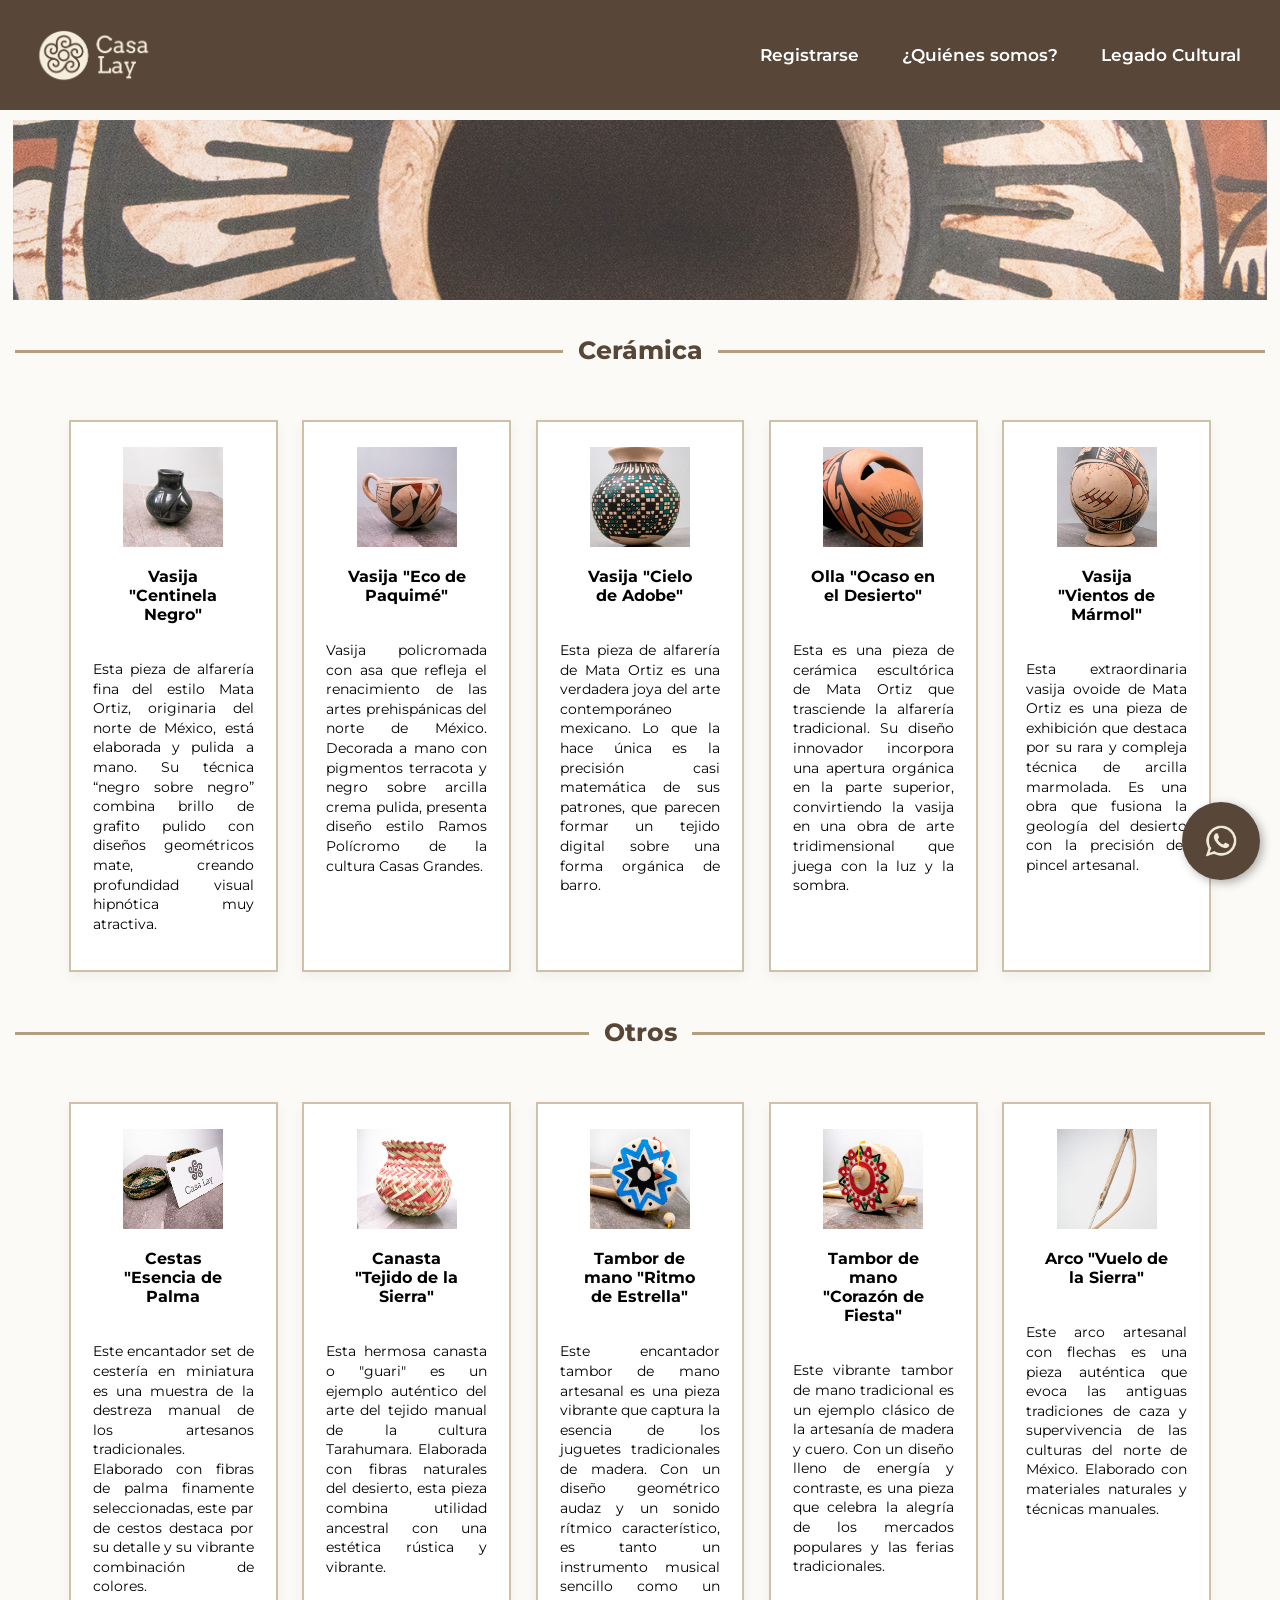
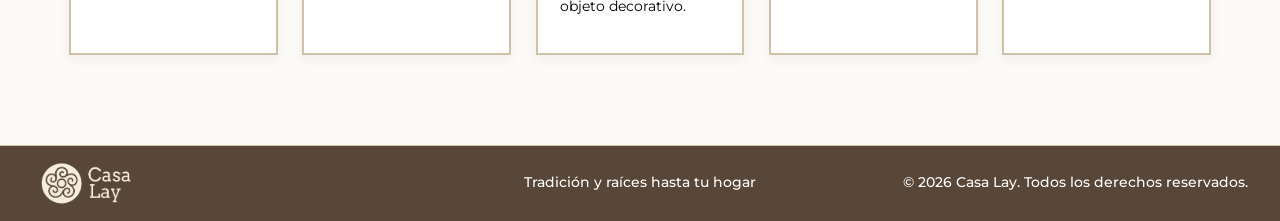
<file: index.html>
<!DOCTYPE html>
<html lang="es">

<head>
    <meta charset="UTF-8">
    <meta name="viewport" content="width=device-width, initial-scale=1.0">
    <title>Casa Lay</title>
    <link rel="icon" href="favicon.ico" type="image/x-icon">
    <link rel="iconcel" href="img/isotipocel.png" type="image/png" sizes="192x192">
    <link rel="iconapple" href="img/isotipo180.png" sizes="180x180">
    <link rel="stylesheet" href="estilos.css" type="text/css">
</head>

<body>
    <a href="https://wa.me/527227911003" target="_blank" class="whatsapp-float">
        <img src="img/whatsApp.png" alt="WhatsApp">
    </a>
    <nav class="navbar">
        <div class="logo">
            <a href="index.html" alt="inicio">
                <img src="img/logo.png">
            </a>
        </div>
        <div class="paginas">
            <a href="registro.html">Registrarse</a>
            <a href="conocenos.html">¿Quiénes somos?</a>
            <a href="legado.html">Legado Cultural</a>
        </div>
    </nav>
    <div class="banner"></div>
    <div class="cat1"><span>Cerámica</span></div>
    <div class="categorias">
        <div class="productos">
            <img class="imgpro" src="img/01.jpg">
            <h5>Vasija "Centinela Negro"</h5>
            <p>Esta pieza de alfarería fina del estilo Mata Ortiz, originaria del norte de México,
                está elaborada y pulida a mano. Su técnica “negro sobre negro” combina brillo de grafito
                pulido con diseños geométricos mate, creando profundidad visual hipnótica muy atractiva.
            </p>
        </div>
        <div class="productos">
            <img class="imgpro" src="img/02.jpg">
            <h5>Vasija "Eco de Paquimé"</h5>
            <p>Vasija policromada con asa que refleja el renacimiento de las artes prehispánicas del norte de México.
                Decorada a mano con pigmentos terracota y negro sobre arcilla crema pulida, presenta diseño estilo
                Ramos Polícromo de la cultura Casas Grandes.
            </p>
        </div>
        <div class="productos">
            <img class="imgpro" src="img/03.jpg">
            <h5>Vasija "Cielo de Adobe"</h5>
            <p>Esta pieza de alfarería de Mata Ortiz es una verdadera joya del arte contemporáneo mexicano.
                Lo que la hace única es la precisión casi matemática de sus patrones, que parecen formar un
                tejido digital sobre una forma orgánica de barro.
            </p>
        </div>
        <div class="productos">
            <img class="imgpro" src="img/04.jpg">
            <h5>Olla "Ocaso en el Desierto"</h5>
            <p>Esta es una pieza de cerámica escultórica de Mata Ortiz que trasciende la alfarería tradicional.
                Su diseño innovador incorpora una apertura orgánica en la parte superior, convirtiendo la vasija
                en una obra de arte tridimensional que juega con la luz y la sombra.
            </p>
        </div>
        <div class="productos">
            <img class="imgpro" src="img/05.jpg">
            <h5>Vasija "Vientos de Mármol"</h5>
            <p>Esta extraordinaria vasija ovoide de Mata Ortiz es una pieza de exhibición que destaca por su rara
                y compleja técnica de arcilla marmolada. Es una obra que fusiona la geología del desierto con la
                precisión del pincel artesanal.
            </p>
        </div>
    </div>
    <div class="cat2"><span>Otros</span></div>
    <div class="categorias">
        <div class="productos">
            <img class="imgpro" src="img/07.jpg">
            <h5>Cestas "Esencia de Palma</h5>
            <p>Este encantador set de cestería en miniatura es una muestra de la destreza manual de los artesanos
                tradicionales.
                Elaborado con fibras de palma finamente seleccionadas, este par de cestos destaca por su detalle y su
                vibrante combinación de colores.
            </p>
        </div>
        <div class="productos">
            <img class="imgpro" src="img/06.jpg">
            <h5>Canasta "Tejido de la Sierra"</h5>
            <p>Esta hermosa canasta o "guari" es un ejemplo auténtico del arte del tejido manual de la cultura
                Tarahumara.
                Elaborada con fibras naturales del desierto, esta pieza combina utilidad ancestral con una estética
                rústica y vibrante.
            </p>
        </div>
        <div class="productos">
            <img class="imgpro" src="img/08.jpg">
            <h5>Tambor de mano "Ritmo de Estrella"</h5>
            <p>Este encantador tambor de mano artesanal es una pieza vibrante que captura la esencia de los juguetes
                tradicionales de madera.
                Con un diseño geométrico audaz y un sonido rítmico característico, es tanto un instrumento musical
                sencillo como un objeto
                decorativo.
            </p>
        </div>
        <div class="productos">
            <img class="imgpro" src="img/09.jpg">
            <h5>Tambor de mano "Corazón de Fiesta"</h5>
            <p>Este vibrante tambor de mano tradicional es un ejemplo clásico de la artesanía de madera y cuero. Con un
                diseño lleno de energía
                y contraste, es una pieza que celebra la alegría de los mercados populares y las ferias tradicionales.

            </p>
        </div>
        <div class="productos">
            <img class="imgpro" src="img/10.jpg">
            <h5>Arco "Vuelo de la Sierra"</h5>
            <p>Este arco artesanal con flechas es una pieza auténtica que evoca las antiguas tradiciones de caza y
                supervivencia de las culturas del
                norte de México. Elaborado con materiales naturales y técnicas manuales.
            </p>
        </div>
    </div>
</body>
<footer class="footer">
    <div class="footerlogo">
        <img src="img/logo.png" alt="Casa Lay">
    </div>
    <div class="footertexto">
        <p class="slogan">Tradición y raíces hasta tu hogar</p>
        <p class="derechos">© 2026 Casa Lay. Todos los derechos reservados.</p>
    </div>
</footer>

</html>
</file>
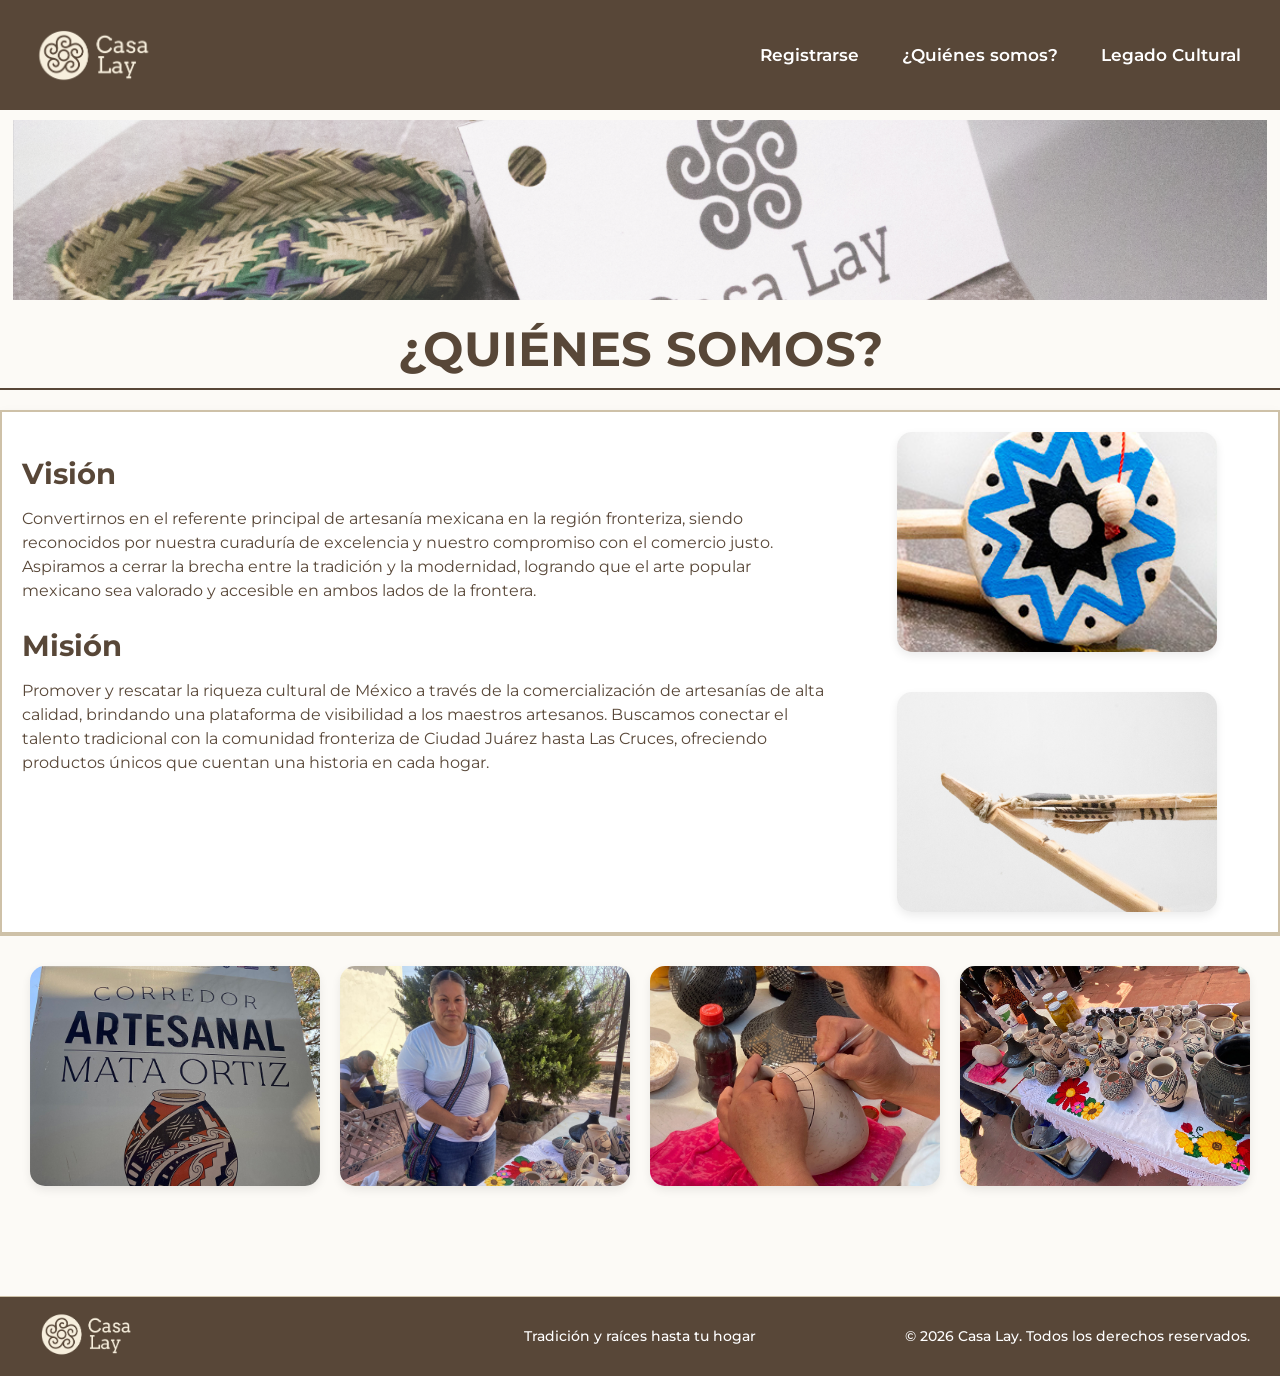
<file: conocenos.html>
<!DOCTYPE html>
<html lang="es">

<head>
    <meta charset="UTF-8">
    <meta name="viewport" content="width=device-width, initial-scale=1.0">
    <title>¿Quiénes somos?</title>
    <link rel="stylesheet" href="estilosconocenos.css" type="text/css">
    <link rel="icon" href="favicon.ico" type="image/x-icon">
</head>

<body>

    <nav class="navbar">
        <div class="logo">
            <a href="index.html">
                <img class="LOGO" src="img/logo.png">
            </a>
        </div>
        <div class="paginas">
            <a href="registro.html">Registrarse</a>
            <a href="conocenos.html">¿Quiénes somos?</a>
            <a href="legado.html">Legado Cultural</a>
        </div>
    </nav>
    <div class="banner"></div>

    <h1 class="main-title">¿QUIÉNES SOMOS?</h1>

    <section class="content-body">
        <div class="text-column">
            <article>
                <h2>Visión</h2>
                <p>Convertirnos en el referente principal de artesanía mexicana en la región fronteriza,
                    siendo reconocidos por nuestra curaduría de excelencia y nuestro compromiso con el
                    comercio justo. Aspiramos a cerrar la brecha entre la tradición y la modernidad,
                    logrando que el arte popular mexicano sea valorado y accesible en ambos lados de la
                    frontera.</p>
            </article>
            <article>
                <h2>Misión</h2>
                <p>Promover y rescatar la riqueza cultural de México a través de la comercialización de
                    artesanías de alta calidad, brindando una plataforma de visibilidad a los maestros
                    artesanos. Buscamos conectar el talento tradicional con la comunidad fronteriza de
                    Ciudad Juárez hasta Las Cruces, ofreciendo productos únicos que cuentan una historia
                    en cada hogar.</p>
            </article>
        </div>

        <div class="image-column">
            <div class="side-img">
                <img src="img/08.jpg" alt="Imagen relacionada con la visión">
            </div>

            <div class="side-img">
                <img src="img/Foto2.jpg" alt="Imagen relacionada con la misión">
            </div>

    </section>

    <footer class="bottom-gallery">
        <div class="gallery-item">
            <img src="img/Nosotros3.jpg" alt="">
        </div>
        <div class="gallery-item">
            <img src="img/Nosotros1.JPEG" alt="">
        </div>
        <div class="gallery-item">
            <img src="img/Nosotros2.jpg" alt="">
        </div>
        <div class="gallery-item">
            <img src="img/footerlegado.jpg" alt="">
        </div>

    </footer>
    </div>
</body>
<footer class="footer">
    <div class="footerlogo">
        <img src="img/logo.png" alt="Casa Lay">
    </div>
    <div class="footertexto">
        <p class="slogan">Tradición y raíces hasta tu hogar</p>
        <p class="derechos">© 2026 Casa Lay. Todos los derechos reservados.</p>
    </div>
</footer>

</html>
</file>
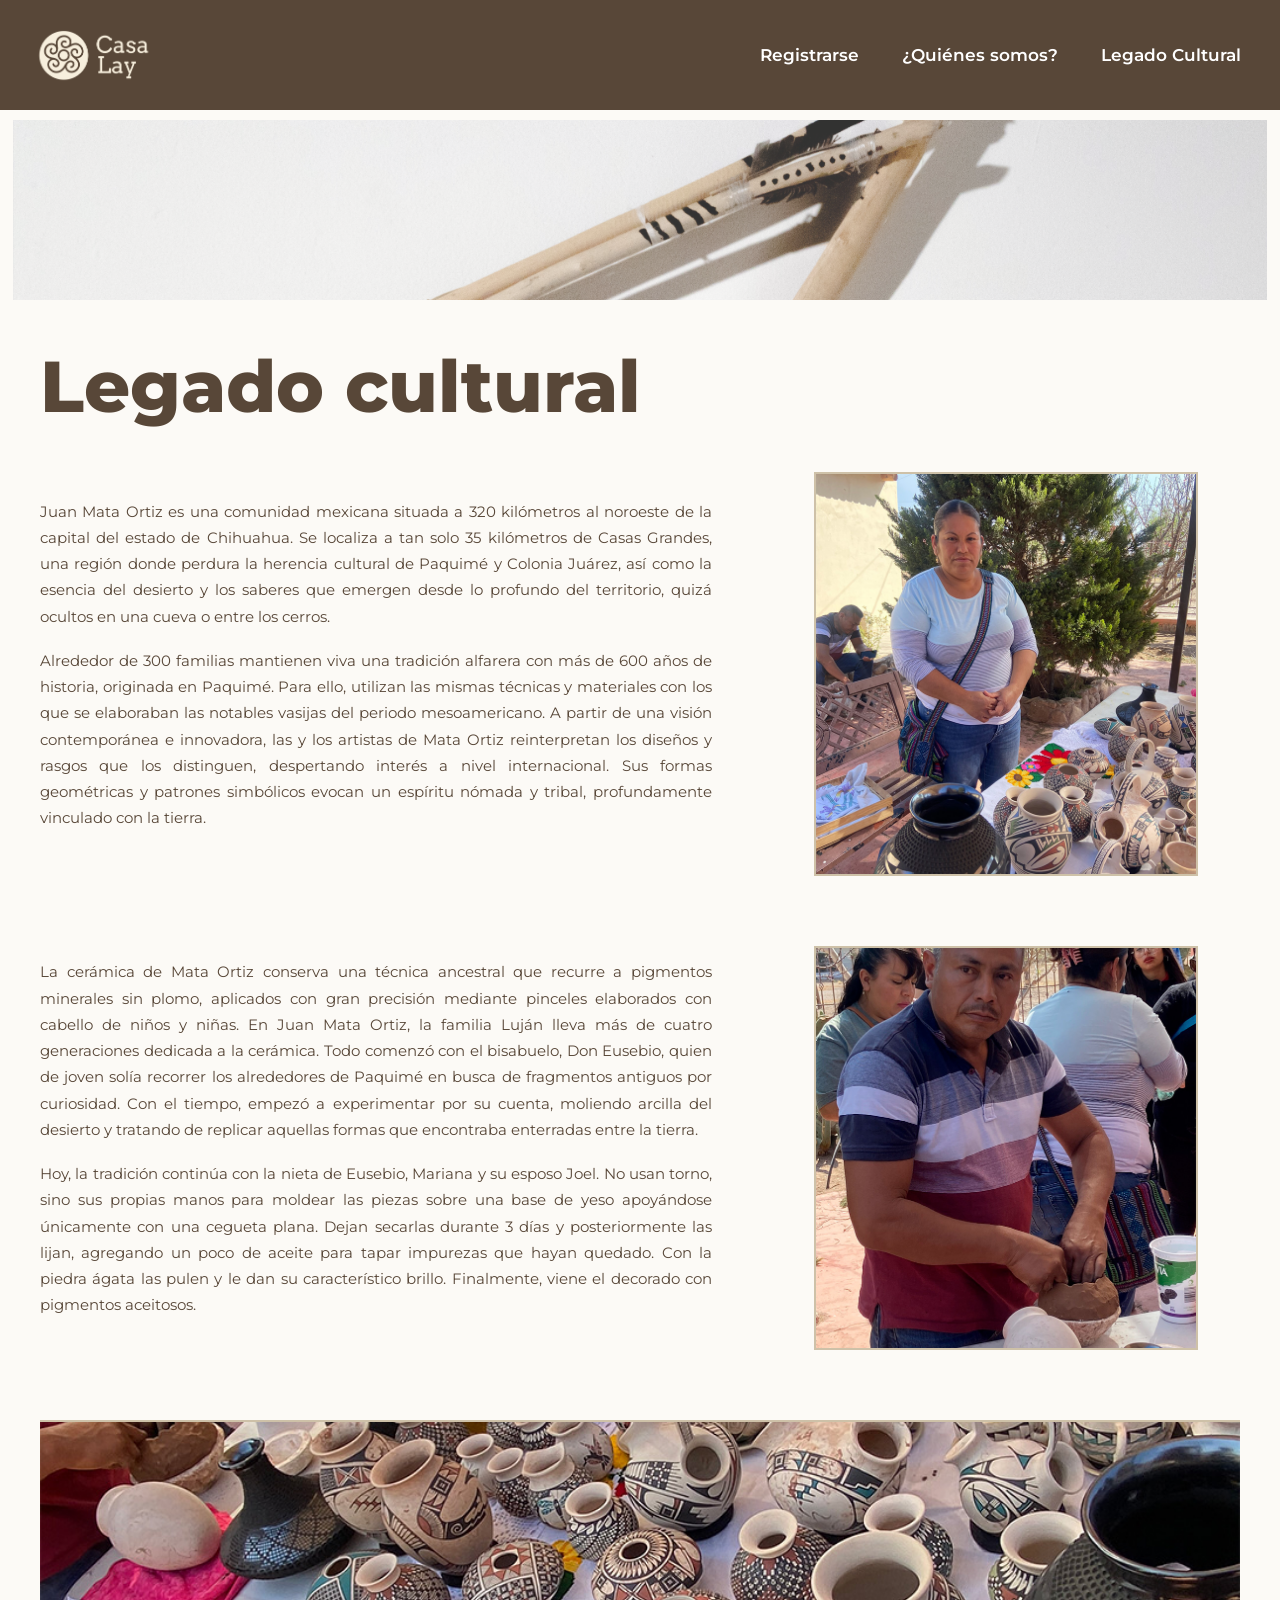
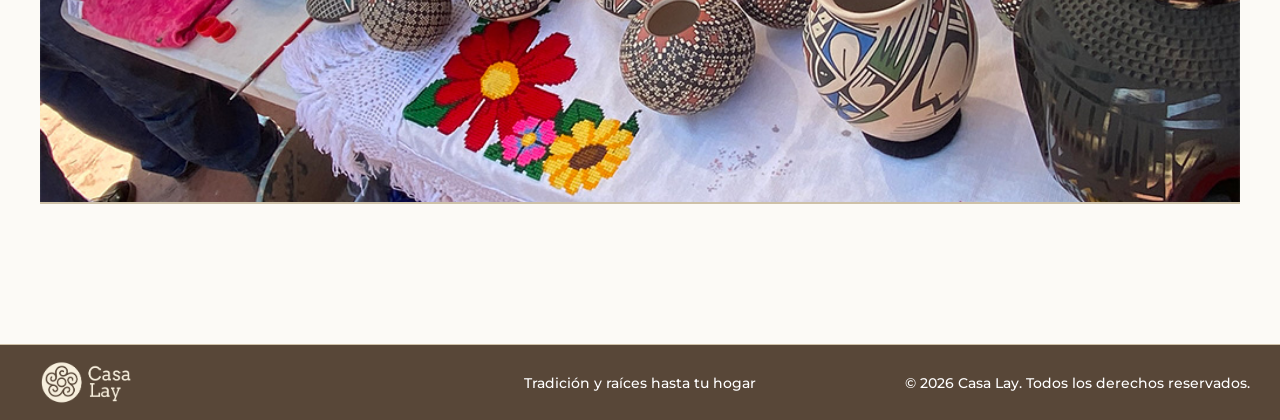
<file: legado.html>
<!DOCTYPE html>
<html lang="es">

<head>
    <meta charset="UTF-8">
    <meta name="viewport" content="width=device-width, initial-scale=1.0">
    <link rel="icon" href="favicon.ico" type="image/x-icon">
    <link rel="stylesheet" href="estiloslegado.css" type="text/css">
    <title>Legado</title>
</head>

<body>
    <nav class="navbar">
        <div class="logo">
            <a href="index.html">
                <img src="img/logo.png" alt="Casa Lay">
            </a>
        </div>
        <div class="paginas">
            <a href="registro.html">Registrarse</a>
            <a href="conocenos.html">¿Quiénes somos?</a>
            <a href="legado.html">Legado Cultural</a>
        </div>
    </nav>

    <div class="banner"></div>

    <main class="cuerpoPrincipal">

        <h1>Legado cultural</h1>
        <div class="bloque">
            <div class="bloque-texto">
                <p>Juan Mata Ortiz es una comunidad mexicana situada a 320 kilómetros al noroeste de la capital del
                    estado de Chihuahua. Se localiza a tan solo 35 kilómetros de Casas Grandes, una región donde perdura
                    la herencia cultural de Paquimé y Colonia Juárez, así como la esencia del desierto y los saberes que
                    emergen desde lo profundo del territorio, quizá ocultos en una cueva o entre los cerros.</p>
                <p>Alrededor de 300 familias mantienen viva una tradición alfarera con más de 600 años de historia,
                    originada en Paquimé. Para ello, utilizan las mismas técnicas y materiales con los que se elaboraban
                    las notables vasijas del periodo mesoamericano. A partir de una visión contemporánea e innovadora,
                    las y los artistas de Mata Ortiz reinterpretan los diseños y rasgos que los distinguen, despertando
                    interés a nivel internacional. Sus formas geométricas y patrones simbólicos evocan un espíritu
                    nómada y tribal, profundamente vinculado con la tierra.</p>
            </div>
            <div class="bloque-imagen">
                <img src="img/IMG5966.jpg" alt="Artesana de Mata Ortiz">
            </div>
        </div>
        <div class="bloque bloque-invertido">
            <div class="bloque-imagen">
                <img src="img/IMG5903.jpg" alt="Proceso de cerámica">
            </div>
            <div class="bloque-texto">
                <p>La cerámica de Mata Ortiz conserva una técnica ancestral que recurre a pigmentos minerales sin plomo,
                    aplicados con gran precisión mediante pinceles elaborados con cabello de niños y niñas. En Juan Mata
                    Ortiz, la familia Luján lleva más de cuatro generaciones dedicada a la cerámica. Todo comenzó con el
                    bisabuelo, Don Eusebio, quien de joven solía recorrer los alrededores de Paquimé en busca de
                    fragmentos antiguos por curiosidad. Con el tiempo, empezó a experimentar por su cuenta, moliendo
                    arcilla del desierto y tratando de replicar aquellas formas que encontraba enterradas entre la
                    tierra.</p>
                <p>Hoy, la tradición continúa con la nieta de Eusebio, Mariana y su esposo Joel. No usan torno, sino
                    sus propias manos para moldear las piezas sobre una base de yeso apoyándose únicamente con una
                    cegueta plana. Dejan secarlas durante 3 días y posteriormente las lijan, agregando un poco de aceite
                    para tapar impurezas que hayan quedado. Con la piedra ágata las pulen y le dan su característico
                    brillo. Finalmente, viene el decorado con pigmentos aceitosos.</p>
            </div>
        </div>
        <div class="imagen-panoramica">
            <img src="img/footerlegado.jpg" alt="Colección de cerámica Mata Ortiz">
        </div>

    </main>

    <footer class="footer">
        <div class="footerlogo">
            <img src="img/logo.png" alt="Casa Lay">
        </div>
        <div class="footertexto">
            <p class="slogan">Tradición y raíces hasta tu hogar</p>
            <p class="derechos">© 2026 Casa Lay. Todos los derechos reservados.</p>
        </div>
    </footer>
</body>

</html>
</file>
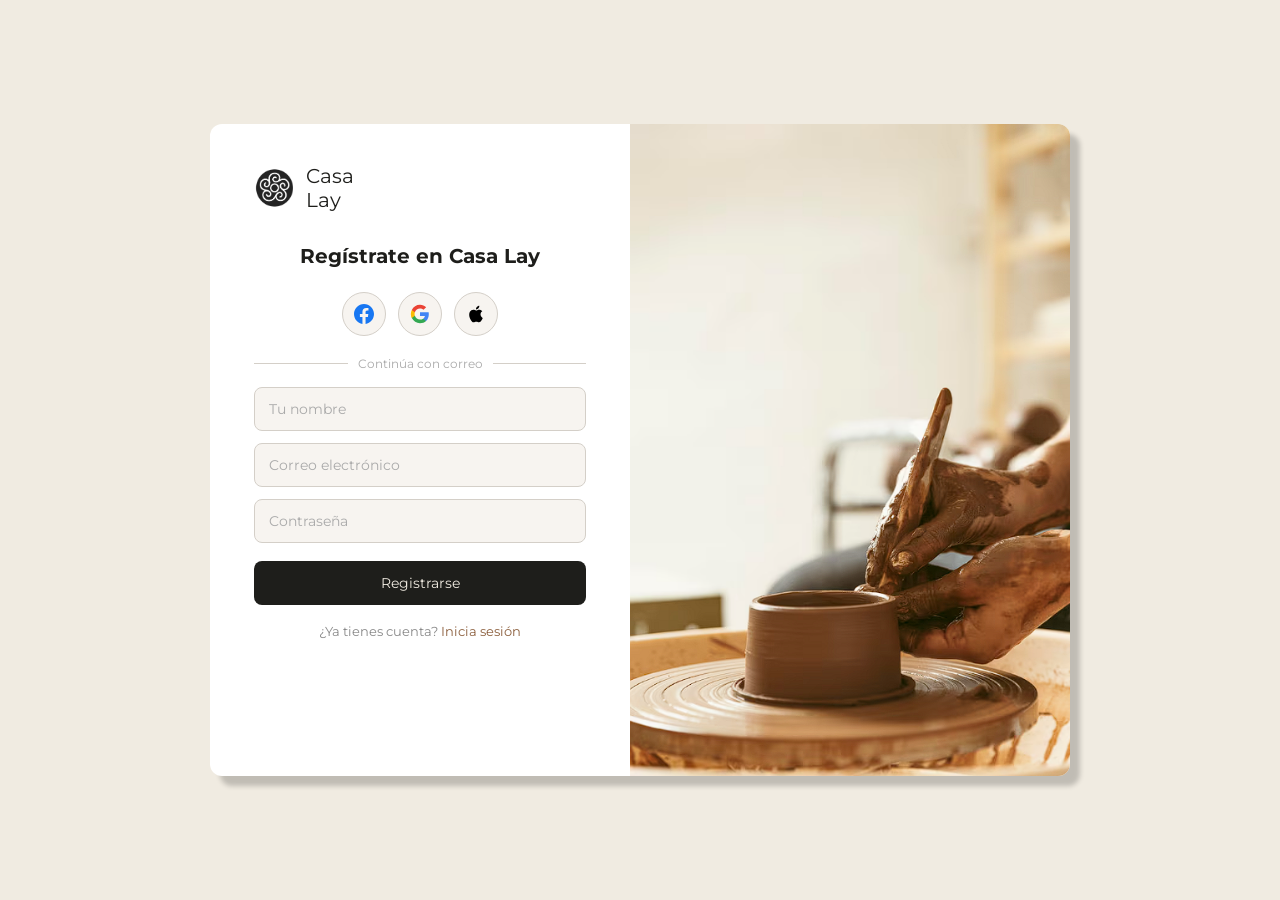
<file: registro.html>
<!DOCTYPE html>
<html lang="es">

<head>
  <meta charset="UTF-8">
  <link rel="icon" href="favicon.ico" type="image/x-icon">
  <link rel="stylesheet" href="estilosregistro.css" type="text/css">
  <meta name="viewport" content="width=device-width, initial-scale=1.0">
  <title>Casa Lay — Registro</title>

</head>

<body>

  <div class="contenedor">

    <div class="panel-izquierdo">

      <div class="logo">
        <img src="img/isotipo.png">
        <span class="logo-texto">Casa<br>Lay</span>
      </div>

      <h1>Regístrate en Casa Lay</h1>

      <div class="botones-sociales">

        <a href="index.html" target="_blank" class="btn-social" title="Continuar con Facebook">
          <svg width="20" height="20" viewBox="0 0 24 24" fill="#1877F2">
            <path
              d="M24 12.073C24 5.404 18.627 0 12 0S0 5.404 0 12.073C0 18.1 4.388 23.095 10.125 24v-8.437H7.078v-3.49h3.047V9.41c0-3.025 1.792-4.697 4.533-4.697 1.312 0 2.686.235 2.686.235v2.97h-1.513c-1.491 0-1.956.93-1.956 1.883v2.268h3.328l-.532 3.49h-2.796V24C19.612 23.095 24 18.1 24 12.073z" />
          </svg>
        </a>

        <a href="index.html" target="_blank" class="btn-social" title="Continuar con Google">
          <svg width="20" height="20" viewBox="0 0 24 24">
            <path fill="#4285F4"
              d="M22.56 12.25c0-.78-.07-1.53-.2-2.25H12v4.26h5.92c-.26 1.37-1.04 2.53-2.21 3.31v2.77h3.57c2.08-1.92 3.28-4.74 3.28-8.09z" />
            <path fill="#34A853"
              d="M12 23c2.97 0 5.46-.98 7.28-2.66l-3.57-2.77c-.98.66-2.23 1.06-3.71 1.06-2.86 0-5.29-1.93-6.16-4.53H2.18v2.84C3.99 20.53 7.7 23 12 23z" />
            <path fill="#FBBC05"
              d="M5.84 14.09c-.22-.66-.35-1.36-.35-2.09s.13-1.43.35-2.09V7.07H2.18C1.43 8.55 1 10.22 1 12s.43 3.45 1.18 4.93l3.66-2.84z" />
            <path fill="#EA4335"
              d="M12 5.38c1.62 0 3.06.56 4.21 1.64l3.15-3.15C17.45 2.09 14.97 1 12 1 7.7 1 3.99 3.47 2.18 7.07l3.66 2.84c.87-2.6 3.3-4.53 6.16-4.53z" />
          </svg>
        </a>

        <a href="index.html" target="_blank" class="btn-social" title="Continuar con Apple">
          <svg width="20" height="20" viewBox="0 0 24 24" fill="#000">
            <path
              d="M18.71 19.5c-.83 1.24-1.71 2.45-3.05 2.47-1.34.03-1.77-.79-3.29-.79-1.53 0-2 .77-3.27.82-1.31.05-2.3-1.32-3.14-2.53C4.25 17 2.94 12.45 4.7 9.39c.87-1.52 2.43-2.48 4.12-2.51 1.28-.02 2.5.87 3.29.87.78 0 2.26-1.07 3.8-.91.65.03 2.47.26 3.64 1.98-.09.06-2.17 1.28-2.15 3.81.03 3.02 2.65 4.03 2.68 4.04-.03.07-.42 1.44-1.38 2.83M13 3.5c.73-.83 1.94-1.46 2.94-1.5.13 1.17-.34 2.35-1.04 3.19-.69.85-1.83 1.51-2.95 1.42-.15-1.15.41-2.35 1.05-3.11z" />
          </svg>
        </a>

      </div>

      <div class="divisor">Continúa con correo</div>

      <form action="index.html">
        <div class="campo">
          <input type="text" id="nombre" placeholder="Tu nombre" required>
        </div>
        <div class="campo">
          <input type="email" id="correo" placeholder="Correo electrónico" required>
        </div>
        <div class="campo">
          <input type="password" id="password" placeholder="Contraseña" required>
        </div>

        <button type="submit" class="btn-registrarse">Registrarse</button>
      </form>

      <p class="iniciar-sesion">¿Ya tienes cuenta? <a href="index.html">Inicia sesión</a></p>

    </div> <!-- cierra panel-izquierdo -->

    <div class="panel-derecho">
      <img src="img/imagenregistro.png">
    </div>

  </div> <!-- cierra panel-derecho -->

</body>

</html>
</file>
<file: estilos.css>
@import url('https://fonts.googleapis.com/css2?family=Creepster&family=Montserrat:ital,wght@0,100..900;1,100..900&display=swap');

 body {
   background-color: #FCFAF6;
   margin: 0;
 }

 .whatsapp-float {
   position: fixed;
   bottom: 20px;
   right: 20px;
   width: 50px;
   height: 50px;
   background-color: #584738;
   border-radius: 50%;
   display: flex;
   justify-content: center;
   align-items: center;
   z-index: 99999 !important;
   ;
   box-shadow: 3px 3px 10px rgba(0, 0, 0, 0.3);
 }

 .whatsapp-float img {
   width: 32px;
   height: 32px;
   object-fit: contain;
   display: block;
   margin: 0;
   padding: 0;
 }

 .whatsapp-float:hover {
   transform: scale(1.1);
   background-color: #B59E7D;
 }

 .navbar {
   height: 70px;
   position: sticky;
   top: 0;
   overflow: hidden;
   background-color: #584738;
   padding: 20px 25px;
   display: flex;
   /*alinear en una sola linea los elementos del menu*/
   justify-content: space-between;
   /* hace que los elementos esten a los extremos */
   align-items: center;
   /* alinea los elementos al centro */
   font-family: "Montserrat", sans-serif;
   font-weight: 600;
   z-index: 1000;
 }

 .navbar a:hover {
   color: #F1EADA;
 }

 img {
   height: 55px;
   width: auto;
   display: block;
 }

 .logo img {
   transition: transform 0.3s ease-in-out;
 }

 .logo a:hover img {
   transform: scale(1.05);
 }

 .paginas {
   display: flex;
   gap: 15px;
 }

 a {
   color: #ffffff;
   padding: 14px;
   font-size: 17px;
   text-decoration: none;
   gap: 30px;
 }

 .banner {
   height: 180px;
   width: 98%;
   margin: 10px auto;
   background-image: url("img/banner.jpg");
   background-position: center;
   background-size: cover;
   opacity: 80%;
 }

 .cat1 {
   text-align: center;
   overflow: hidden;
   padding: 20px;
   margin: 15px;
   color: #584738;
   font-family: "Montserrat", sans-serif;
   font-size: 25px;
   font-weight: 750;
   text-align: center;
 }

 .cat1 span {
   position: relative;
   display: inline-block;
   padding: 0 15px;
 }

 .cat1 span::before,
 .cat1 span::after {
   content: "";
   position: absolute;
   top: 50%;
   width: 800px;
   height: 3px;
   background-color: #B59E7D;
 }

 .cat1 span::before {
   right: 100%;
 }

 .cat1 span::after {
   left: 100%;
 }

 .cat2 {
   text-align: center;
   overflow: hidden;
   padding: 20px;
   margin: 15px;
   color: #584738;
   font-family: "Montserrat", sans-serif;
   font-size: 25px;
   font-weight: 750;
   text-align: center;
 }

 .cat2 span {
   position: relative;
   display: inline-block;
   padding: 0 15px;
 }

 .cat2 span::before,
 .cat2 span::after {
   content: "";
   position: absolute;
   top: 50%;
   width: 800px;
   height: 3px;
   background-color: #B59E7D;
 }

 .cat2 span::before {
   right: 100%;
 }

 .cat2 span::after {
   left: 100%;
 }

 .categorias {
   display: flex;
   justify-content: center;
   flex-wrap: wrap;
   gap: 2%;
   padding: 10px 2%;
   background-color: transparent;
 }

 .productos {
   display: flex;
   flex-direction: column;
   width: 17%;
   min-height: 410px;
   box-sizing: border-box;
   padding: 20px;
   background-color: #ffffff;
   box-shadow: 0 4px 12px rgba(0, 0, 0, 0.05);
   margin-top: 10px;
   border: 2px solid #CEC1A8;
 }

 .imgpro {
   display: block;
   padding-top: 5px;
   margin: 0 auto;
   width: 100px;
   height: 100px;
   object-fit: cover;
 }

 h5 {
   text-align: center;
   padding: 5px;
   margin: 15px;
   font-family: "Montserrat", sans-serif;
   font-size: 16px;
 }

 p {
   text-align: justify;
   padding: 2px;
   font-family: "Montserrat", sans-serif;
   font-size: 14px;
   font-weight: 4000;
   line-height: 1.4;
 }

 .footer {
   border-top: 1px solid #CEC1A8;
   margin-top: 80px;
   top: 0;
   overflow: hidden;
   display: grid;
   grid-template-columns: 1fr auto 1fr;
   align-items: center;
   padding: 15px 30px;
   background-color: #584738;
   color: white;
   font-family: "Montserrat", sans-serif;
 }

 .footerlogo img {
   height: 45px;
   width: auto;
 }

 .footertexto {
   font-size: 16px;
   font-weight: 500;
   display: contents;
 }

 .footertexto p {
   margin: 0;

 }

 .slogan {
   grid-column: 2;
   text-align: center;
 }

 .derechos {
   grid-column: 3;
   text-align: right;
 }

 /*Tablet*/
 @media (min-width: 481px) and (max-width: 768px) {
   .navbar {
     padding: 15px 20px;
   }

   .cat1 span::before,
   .cat1 span::after,
   .cat2 span::before,
   .cat2 span::after {
     width: 220px;
   }

   .categorias {
     gap: 20px;
     padding: 0 15px;
   }

   .productos {
     width: 46%;
     min-height: auto;
   }
 }

 /*Celular*/
 @media (max-width: 480px) {
   .whatsapp-float {
     display: flex !important;
     justify-content: center !important;
     align-items: center !important;
     bottom: 20px !important;
     right: 20px !important;
     width: 50px !important;
     height: 50px !important;
     border-radius: 50% !important;
     z-index: 99999 !important;
   }

   .whatsapp-float img {
     width: 30px !important;
     height: 30px !important;
     object-fit: contain !important;
     max-width: none !important;
     display: block !important;
     margin: 0 !important;
   }

   .navbar {
     display: flex !important;
     flex-direction: column !important;
     overflow: visible !important;
     height: auto !important;
     background-color: #584738 !important;
     gap: 12px;
     padding: 12px;
   }

   .paginas {
     display: flex !important;
     flex-direction: row;
     flex-wrap: wrap;
     justify-content: center;
     gap: 4px;
   }

   a {
     display: inline-block !important;
     padding: 6px 10px !important;
     margin: 0 !important;
     gap: 0 !important;
     font-size: 14px;
   }

   .banner {
     height: 100px;
     width: 100%;
     margin: 0;
   }

   .cat1,
   .cat2 {
     font-size: 20px;
     padding: 8px;
     margin: 8px 0;
   }

   .cat1 span::before,
   .cat1 span::after,
   .cat2 span::before,
   .cat2 span::after {
     display: none;

   }

   .categorias {
     display: flex !important;
     flex-direction: column;
     align-items: center;
     gap: 15px;
     padding: 0 10px;
   }

   .productos {
     display: block !important;
     width: 100%;
     height: auto !important;

     padding: 15px;
   }

   .imgpro {
     width: 110px;
     height: 110px;
   }

   .footer {
     grid-template-columns: 1fr;
     gap: 12px;
     text-align: center;
     padding: 20px 10px;
     margin-top: 40px;

   }

   .footertexto {
     display: flex;
     flex-direction: column;
     gap: 6px;
     font-weight: 400;

   }

   .slogan,
   .derechos {
     grid-column: auto;
     text-align: center;
   }
 }
</file>
<file: estilosconocenos.css>
@import url('https://fonts.googleapis.com/css2?family=Creepster&family=Montserrat:ital,wght@0,100..900;1,100..900&display=swap');

 body {
   font-family: "Montserrat", sans-serif;
   margin: 0;
   background-color: #FCFAF6;
 }

 .navbar {
   height: 70px;
   position: sticky;
   top: 0;
   overflow: hidden;
   background-color: #584738;
   padding: 20px 25px;
   display: flex;
   /*alinear en una sola linea los elementos del menu*/
   justify-content: space-between;
   /* hace que los elementos esten a los extremos */
   align-items: center;
   /* alinea los elementos al centro */
   font-family: "Montserrat", sans-serif;
   font-weight: 600;
   z-index: 1000;
 }

 .navbar a:hover {
   color: #F1EADA;
 }

 .logo {
   width: auto;
 }

 .LOGO {
   height: 55px;
   width: auto;
   display: block;
 }

 .logo img {
   transition: transform 0.3s ease-in-out;
 }

 .logo a:hover img {
   transform: scale(1.05);
 }

 .paginas {
   display: flex;
   gap: 15px;
 }

 a {
   color: #ffffff;
   padding: 14px;
   font-size: 17px;
   text-decoration: none;
   gap: 30px;
 }

 .banner {
   height: 180px;
   width: 98%;
   margin: 10px auto;
   background-image: url("img/CasaLay.jpg");
   background-position: center;
   background-size: cover;
   opacity: 80%;
 }

 /* Header */
 .hero-section {
   height: 200px;
   border-bottom: 2px solid #333;
 }

 /* Títulos */
 .main-title {
   color: #584738;
   text-align: center;
   font-size: 3rem;
   margin: 20px 0;
   border-bottom: 2px solid #584738;
   padding-bottom: 10px;
   font-family: "Montserrat", sans-serif;
 }

 /* Cuerpo de Contenido */
 .content-body {
   display: flex;
   /* Usamos Flexbox para las dos columnas */
   padding: 20px;
   gap: 30px;
   box-sizing: border-box;
   background-color: #ffffff;
   box-shadow: 0 4px 12px rgba(0, 0, 0, 0.05);
   margin-top: 10px;
   border: 2px solid #CEC1A8;
   font-family: "Montserrat", sans-serif;


 }

 .text-column {
   flex: 2;
   /* Toma más espacio */
   color: #584738;
   font-family: "Montserrat", sans-serif;
   text-align: left
 }

 .image-column {
   flex: 1;
   display: flex;
   flex-direction: column;
   justify-content: center;
   align-items: center;
   gap: 40px;
 }

 .side-img {
   width: 100%;
   max-width: 320px;
   height: 220px;
   border-radius: 15px;
   overflow: hidden;
   box-shadow: 0 4px 10px rgba(0, 0, 0, 0.08);
   transition: transform 0.3s ease,
     box-shadow 0.3s ease;
 }

 .side-img:hover {
   transform: scale(1.03);
   box-shadow: 0 8px 20px rgba(0, 0, 0, 0.15);
 }

 .side-img img {
   width: 100%;
   height: 100%;
   object-fit: cover;
   display: block;
 }

 .bottom-gallery {
   display: grid;
   grid-template-columns: repeat(4, 1fr);
   gap: 20px;
   padding: 30px;
   border-top: 2px solid #CEC1A8;
   background-color: #FCFAF6;
 }

 .gallery-item {
   height: 220px;
   border-radius: 15px;
   overflow: hidden;
   box-shadow: 0 4px 10px rgba(0, 0, 0, 0.08);
   transition: transform 0.3s ease;
 }

 .gallery-item:hover {
   transform: scale(1.03);
 }

 .gallery-item img {
   width: 100%;
   height: 100%;
   object-fit: cover;
   display: block;
 }

 /* Tipografía de contenido */
 h2 {
   font-size: 1.8rem;
   margin-bottom: 5px;
 }

 p {
   line-height: 1.5;
   margin-bottom: 25px;
 }

 .footer {
   border-top: 1px solid #CEC1A8;
   margin-top: 80px;
   top: 0;
   overflow: hidden;
   display: grid;
   grid-template-columns: 1fr auto 1fr;
   align-items: center;
   padding: 15px 30px;
   background-color: #584738;
   color: white;
   font-family: "Montserrat", sans-serif;
 }

 .footerlogo img {
   height: 45px;
   width: auto;
 }

 .footertexto {
   font-size: 14px;
   font-weight: 500;
   display: contents;
 }

 .footertexto p {
   margin: 0;
 }

 .slogan {
   grid-column: 2;
   text-align: center;
 }

 .derechos {
   grid-column: 3;
   text-align: right;
 }
</file>
<file: estiloslegado.css>
@import url('https://fonts.googleapis.com/css2?family=Creepster&family=Montserrat:ital,wght@0,100..900;1,100..900&display=swap');

body {
    background-color: #FCFAF6;
    margin: 0;
    font-family: "Arvo", serif;
    ;
}

.navbar {
    height: 110px;
    position: sticky;
    top: 0;
    overflow: hidden;
    background-color: #584738;
    padding: 20px 25px;
    display: flex;
    justify-content: space-between;
    align-items: center;
    font-family: "Montserrat", sans-serif;
    font-weight: 600;
    z-index: 1000;
    box-sizing: border-box;
}

.navbar a:hover {
    color: #F1EADA;
}

.logo img {
    height: 55px;
    width: auto;
    display: block;
    transition: transform 0.3s ease-in-out;
}

.logo a:hover img {
    transform: scale(1.05);
}

.paginas {
    display: flex;
    gap: 15px;
}

a {
    color: #ffffff;
    padding: 14px;
    font-size: 17px;
    text-decoration: none;
}


.banner {
    height: 180px;
    width: 98%;
    margin: 10px auto;
    background-image: url("img/bannerlegado.jpg");
    background-position: center;
    background-size: cover;
    opacity: 80%;
}


.cuerpoPrincipal {
    max-width: 1200px;
    margin: 0 auto;
    padding: 40px 40px 60px;
}

h1 {
    color: #584738;
    font-family: "Montserrat", sans-serif;
    font-size: 72px;
    font-weight: 800;
    line-height: 1;
    margin: 0 0 50px 0;
}


.bloque {
    display: flex;
    align-items: center;
    gap: 60px;
    margin-bottom: 70px;
}

.bloque-invertido {
    flex-direction: row-reverse;
}

.bloque-texto {
    flex: 1 1 55%;
}

.bloque-texto p {
    color: #584738;
    font-family: "Montserrat", sans-serif;
    font-size: 15px;
    font-weight: 400;
    line-height: 1.75;
    text-align: justify;
    margin: 0 0 18px 0;
}

.bloque-imagen {
    flex: 1 1 38%;
    display: flex;
    justify-content: center;
}

.bloque-imagen img {
    width: 100%;
    max-width: 380px;
    height: 400px;
    object-fit: cover;
    border: 2px solid #CEC1A8;
    display: block;
}


.imagen-panoramica {
    width: 100%;
    margin-top: 20px;
    overflow: hidden;
}

.imagen-panoramica img {
    width: 100%;
    height: 380px;
    object-fit: cover;
    display: block;
    border-top: 2px solid #CEC1A8;
    border-bottom: 2px solid #CEC1A8;
}

.footer {
    border-top: 1px solid #CEC1A8;
    margin-top: 80px;
    overflow: hidden;
    display: grid;
    grid-template-columns: 1fr auto 1fr;
    align-items: center;
    padding: 15px 30px;
    background-color: #584738;
    color: #ffffff;
    font-family: "Montserrat", sans-serif;
}

.footerlogo img {
    height: 45px;
    width: auto;
    display: block;
}

.footertexto {
    font-size: 14px;
    font-weight: 500;
    display: contents;
}

.footertexto p {
    margin: 0;
}

.slogan {
    grid-column: 2;
    text-align: center;
    color: #ffffff;
}

.derechos {
    grid-column: 3;
    text-align: right;
    color: #ffffff;
}
</file>
<file: estilosregistro.css>
@import url('https://fonts.googleapis.com/css2?family=Montserrat:wght@400;600;700&display=swap');

* {
  box-sizing: border-box;
  margin: 0;
  padding: 0;
}

body {
  font-family: "Montserrat", sans-serif;
  background-color: #F0EBE1;
  display: flex;
  align-items: center;
  justify-content: center;
  min-height: 100vh;
}

.contenedor {
  display: flex;
  width: 860px;
  max-width: 100%;
  background-color: #ffffff;
  border-radius: 12px;
  overflow: hidden;
  box-shadow: 10px 10px 5px 0px rgba(0, 0, 0, 0.2);
}

.panel-izquierdo {
  width: 420px;
  padding: 40px 44px;
}

.logo {
  display: flex;
  align-items: center;
  gap: 10px;
  margin-bottom: 32px;
}

.logo img {
  width: 42px;
  height: 42px;
}

.logo-texto {
  font-size: 20px;
  font-weight: 700px;
  color: #1E1E1B;
  line-height: 1.2;
}

h1 {
  font-size: 20px;
  font-weight: 700px;
  color: #1E1E1B;
  text-align: center;
  margin-bottom: 24px;
}

.botones-sociales {
  display: flex;
  justify-content: center;
  gap: 12px;
  margin-bottom: 20px;
}

.btn-social {
  width: 44px;
  height: 44px;
  border-radius: 50%;
  border: 1px solid #d4cfc8;
  background-color: #f7f4f0;
  cursor: pointer;
  display: flex;
  align-items: center;
  justify-content: center;
  text-decoration: none;
}

.btn-social:hover {
  background-color: #ede9e3;
}

.divisor {
  display: flex;
  align-items: center;
  gap: 10px;
  color: #aaa;
  font-size: 12px;
  margin-bottom: 16px;
}

.divisor::before,
.divisor::after {
  content: '';
  flex: 1px;
  height: 1px;
  background-color: #d4cfc8;
}

.campo {
  margin-bottom: 12px;
}

.campo input {
  width: 100%;
  padding: 12px 14px;
  border: 1px solid #d4cfc8;
  border-radius: 8px;
  background-color: #f7f4f0;
  font-family: "Montserrat", sans-serif;
  font-size: 14px;
  color: #1E1E1B;
  outline: none;
}

.campo input:focus {
  border-color: #8B5E3C;
  outline: 2px solid #8B5E3C;
  background-color: #ffffff;
}

.campo input::placeholder {
  color: #aaa;
}

.btn-registrarse {
  width: 100%;
  padding: 13px;
  margin-top: 6px;
  background-color: #1E1E1B;
  color: #F0EBE1;
  border: none;
  border-radius: 8px;
  font-family: "Montserrat", sans-serif;
  font-size: 14px;
  font-weight: 600px;
  cursor: pointer;
  text-decoration: none;
}

.btn-registrarse:hover {
  background-color: #8B5E3C;
}

.iniciar-sesion {
  text-align: center;
  font-size: 13px;
  color: #888;
  margin-top: 18px;
}

.iniciar-sesion a {
  color: #8B5E3C;
  text-decoration: none;
  font-weight: 600px;
}

.panel-derecho {
  flex: 1;
  overflow: hidden;
}

.panel-derecho img {
  width: 100%;
  height: 100%;
  object-fit: cover;
  display: block;
}

@media (max-width: 400px) {
  .panel-derecho {
    display: none;
  }

  .panel-izquierdo {
    width: 100%;
  }
}
</file>
